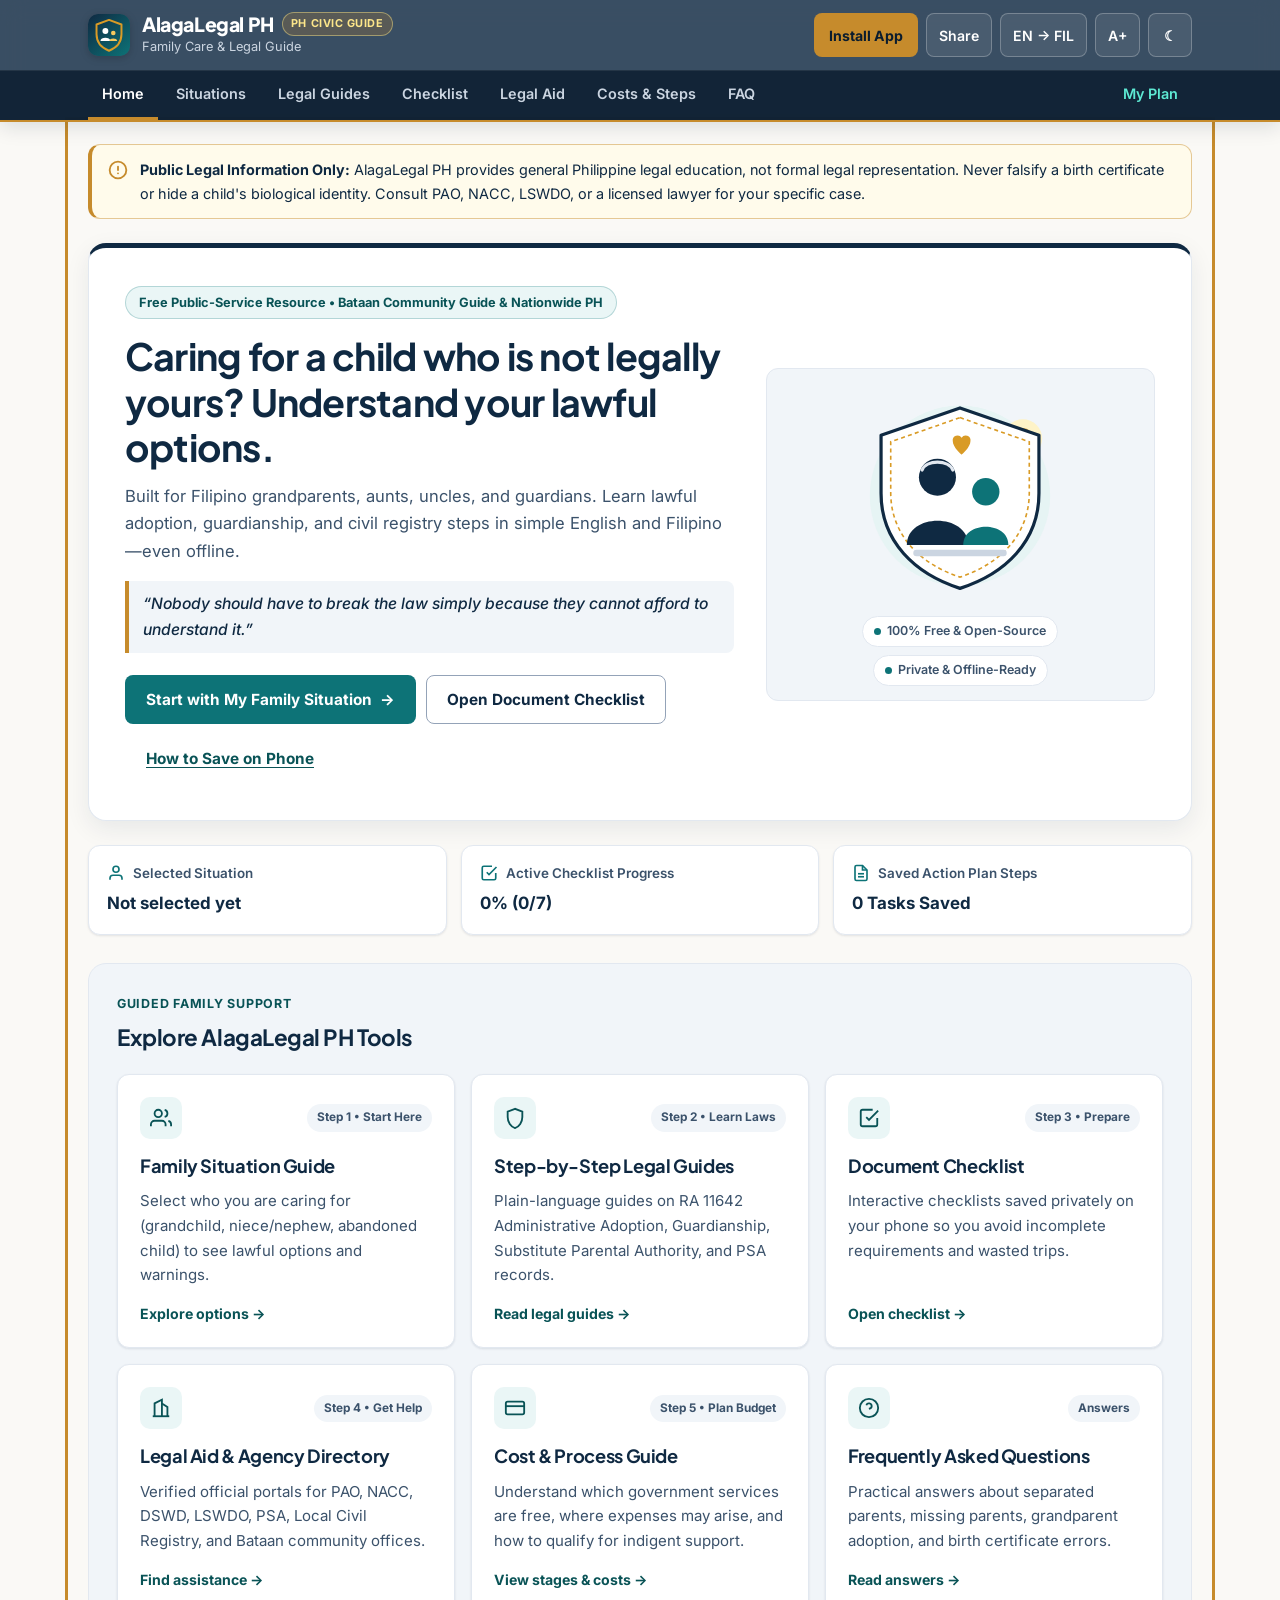
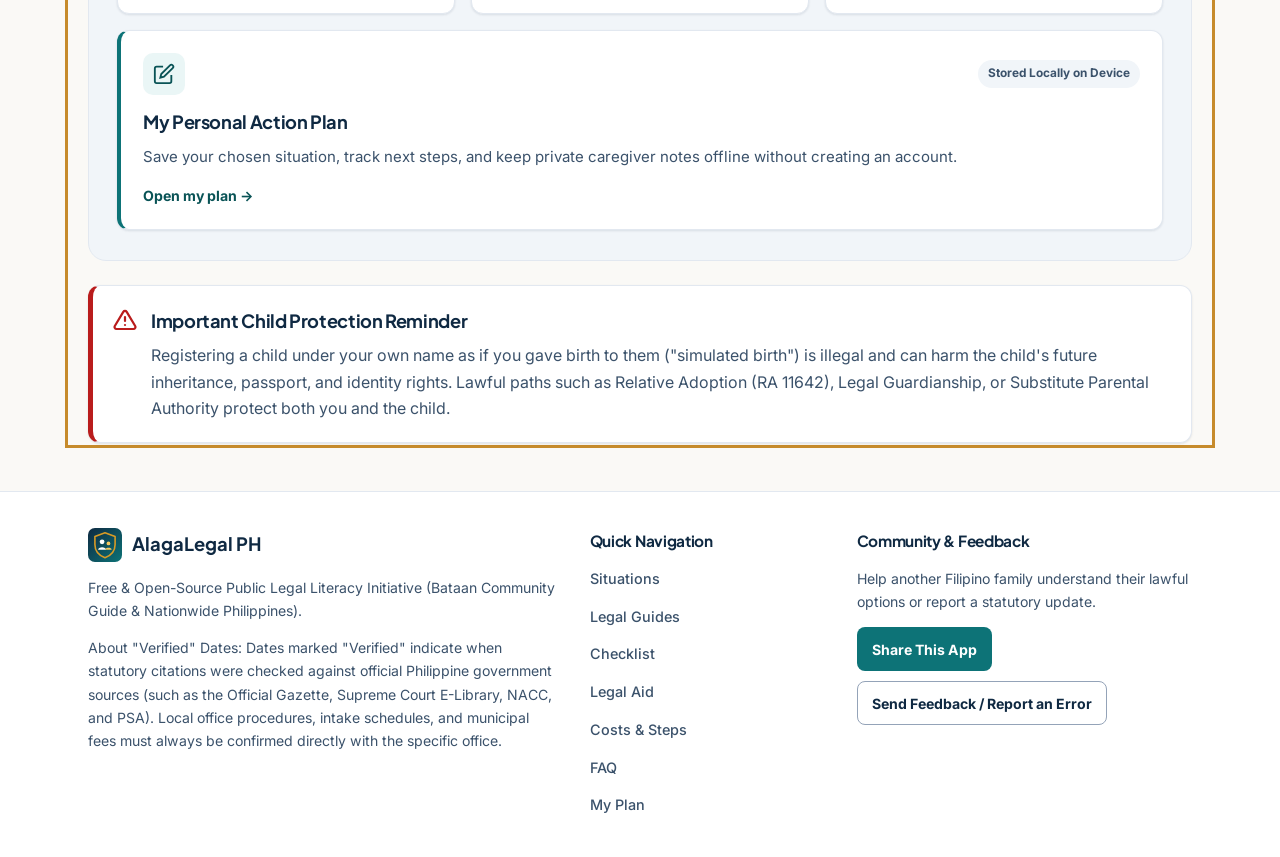
<file: index.html>
<!DOCTYPE html>
<html lang="en" data-theme="light" data-text-size="normal">
<head>
  <meta charset="UTF-8" />
  <meta name="viewport" content="width=device-width, initial-scale=1.0, viewport-fit=cover" />
  <meta name="description" content="AlagaLegal PH – Free, offline-capable Philippine family care and legal guide for grandparents, relatives, and guardians raising children." />
  <meta name="theme-color" id="meta-theme-color" content="#0F2942" />
  <meta name="theme-color" media="(prefers-color-scheme: light)" content="#0F2942" />
  <meta name="theme-color" media="(prefers-color-scheme: dark)" content="#0B1520" />
  <meta name="mobile-web-app-capable" content="yes" />
  <meta name="apple-mobile-web-app-capable" content="yes" />
  <meta name="apple-mobile-web-app-status-bar-style" content="black-translucent" />
  <meta name="apple-mobile-web-app-title" content="AlagaLegal PH" />

  <!-- OpenGraph Link Preview Metadata -->
  <meta property="og:title" content="AlagaLegal PH – Family Care & Legal Guide" />
  <meta property="og:description" content="Free, offline-capable guide for Filipino grandparents, relatives, and guardians on lawful child care, adoption (RA 11642), guardianship, and PSA civil registry." />
  <meta property="og:type" content="website" />
  <meta property="og:image" content="https://githubbest729.github.io/AlagaLegal-PH/icons/icon-512.png" />
  <meta property="og:image:alt" content="AlagaLegal PH Logo" />
  <meta property="og:url" content="https://githubbest729.github.io/AlagaLegal-PH/" />
  <meta name="twitter:card" content="summary_large_image" />
  

  <title>AlagaLegal PH – Family Care &amp; Legal Guide</title>

  <!-- Modern Civic Typography (Graceful System Fallback Offline) -->
  <link rel="preconnect" href="https://fonts.googleapis.com" />
  <link rel="preconnect" href="https://fonts.gstatic.com" crossorigin />
  <link href="https://fonts.googleapis.com/css2?family=Inter:wght@400;500;600;700&family=Plus+Jakarta+Sans:wght@600;700;800&display=swap" rel="stylesheet" />

  <link rel="manifest" href="./manifest.webmanifest" />
  <link rel="icon" href="./favicon.svg" type="image/svg+xml" />
  <link rel="apple-touch-icon" href="./icons/icon-192.png" />

  <!-- Branded Deep-Navy iOS Launch Splash Screen -->
  <link rel="apple-touch-startup-image" href="data:image/svg+xml,%3Csvg xmlns='http://www.w3.org/2000/svg' viewBox='0 0 1170 2532'%3E%3Crect width='1170' height='2532' fill='%230F2942'/%3E%3Cpath d='M585 960 L735 1015 V1135 C735 1235 668 1302 585 1335 C502 1302 435 1235 435 1135 V1015 Z' fill='none' stroke='%23D99B26' stroke-width='22' stroke-linejoin='round'/%3E%3Ccircle cx='540' cy='1095' r='34' fill='%23FFFFFF'/%3E%3Cpath d='M482 1212 C482 1162 598 1162 598 1212 Z' fill='%23FFFFFF'/%3E%3Ccircle cx='636' cy='1118' r='26' fill='%23F6C85F'/%3E%3Cpath d='M590 1212 C590 1174 682 1174 682 1212 Z' fill='%23F6C85F'/%3E%3Ctext x='585' y='1435' text-anchor='middle' fill='%23FFFFFF' font-family='sans-serif' font-size='56' font-weight='bold'%3EAlagaLegal PH%3C/text%3E%3Ctext x='585' y='1495' text-anchor='middle' fill='%23D9E2EC' font-family='sans-serif' font-size='32'%3EFamily Care %26amp; Legal Guide%3C/text%3E%3C/svg%3E" />

  <link rel="stylesheet" href="./css/styles.css" />
  <style>
    /* Premium Teal & Gold Audio Player Card */
    .tagalog-audio-card {
      background: linear-gradient(135deg, rgba(13, 115, 119, 0.1) 0%, rgba(198, 139, 44, 0.14) 100%);
      border: 1.5px solid var(--color-teal);
      border-left: 6px solid var(--color-gold);
      border-radius: var(--radius-md);
      padding: 18px 20px;
      margin-bottom: 20px;
      box-shadow: var(--shadow-sm);
    }
    .tagalog-audio-top {
      display: flex;
      flex-wrap: wrap;
      align-items: center;
      justify-content: space-between;
      gap: 12px;
      margin-bottom: 12px;
    }
    .tagalog-audio-title {
      margin: 0 0 4px;
      font-size: 1.08rem;
      color: var(--text-primary);
    }
    .tagalog-audio-sub {
      margin: 0;
      font-size: 0.88rem;
      color: var(--text-secondary);
    }
    .btn--audio-teal-gold {
      background: linear-gradient(135deg, #0D7377 0%, #095356 100%);
      color: #FFFFFF;
      border: 2px solid #C68B2C;
      box-shadow: 0 3px 10px rgba(13, 115, 119, 0.22);
    }
    .btn--audio-teal-gold:hover {
      background: linear-gradient(135deg, #095356 0%, #0F2942 100%);
    }
    .btn--audio-teal-gold[aria-pressed="true"] {
      background: #C68B2C;
      color: #0A1C2E;
      border-color: #0F2942;
    }
    .tagalog-audio-player {
      width: 100%;
      height: 44px;
      border-radius: var(--radius-sm);
      display: block;
    }
  </style>
</head>
<body>
  <a href="#main-content" class="skip-link" data-i18n="skipToContent">Skip to main content</a>
  <div id="sr-announcer" class="sr-only" aria-live="polite" aria-atomic="true"></div>

  <!-- Connectivity & Service Worker Update Banners -->
  <div id="offline-banner" class="status-banner status-banner--offline" role="status" hidden>
    <span data-i18n="offlineBanner">You are offline. Saved checklists, notes, and cached legal guides remain available on this device.</span>
  </div>

  <div id="update-banner" class="status-banner status-banner--update" role="status" hidden>
    <span data-i18n="updateBanner">A newer version of AlagaLegal PH is ready.</span>
    <button type="button" id="btn-reload-update" class="btn btn--small btn--primary" data-i18n="updateAction">Refresh App</button>
  </div>

  <!-- Top Frosted-Glass Civic Header -->
  <header class="app-header">
    <div class="container header-inner">
      <a href="#home" class="brand" data-route="home" aria-label="AlagaLegal PH Home">
        <img src="./favicon.svg" alt="" width="42" height="42" class="brand-logo" />
        <div class="brand-text">
          <div class="brand-title-row">
            <span class="brand-title">AlagaLegal PH</span>
            <span class="brand-pill">PH Civic Guide</span>
          </div>
          <span class="brand-tagline" data-i18n="tagline">Family Care &amp; Legal Guide</span>
        </div>
      </a>

      <div class="header-controls">
        <button type="button" id="btn-install-app" class="btn btn--small btn--gold no-print" hidden data-i18n="installApp">Install App</button>
        <button type="button" id="btn-share-app" class="icon-btn no-print" aria-label="Share AlagaLegal PH with family or friends" data-i18n="btnShare">Share</button>
        <button type="button" id="btn-lang-toggle" class="icon-btn lang-btn" aria-label="Switch language between English and Filipino">
          <span id="lang-label">EN → FIL</span>
        </button>
        <button type="button" id="btn-text-size" class="icon-btn" aria-label="Toggle larger reading text" title="Larger Text">A+</button>
        <button type="button" id="btn-theme-toggle" class="icon-btn" aria-label="Toggle light and dark theme" title="Switch Theme">
          <span id="theme-icon" aria-hidden="true">☾</span>
        </button>
      </div>
    </div>

    <!-- Desktop Primary Navigation -->
    <nav class="desktop-nav" aria-label="Primary Navigation">
      <div class="container desktop-nav-inner">
        <a href="#home" class="nav-link active" data-route="home" data-i18n="navHome">Home</a>
        <a href="#situations" class="nav-link" data-route="situations" data-i18n="navSituations">Situations</a>
        <a href="#guides" class="nav-link" data-route="guides" data-i18n="navGuides">Legal Guides</a>
        <a href="#checklist" class="nav-link" data-route="checklist" data-i18n="navChecklist">Checklist</a>
        <a href="#directory" class="nav-link" data-route="directory" data-i18n="navDirectory">Legal Aid</a>
        <a href="#costs" class="nav-link" data-route="costs" data-i18n="navCosts">Costs &amp; Steps</a>
        <a href="#faq" class="nav-link" data-route="faq" data-i18n="navFaq">FAQ</a>
        <a href="#plan" class="nav-link nav-link--plan" data-route="plan" data-i18n="navPlan">My Plan</a>
      </div>
    </nav>
  </header>

  <!-- Main Content -->
  <main id="main-content" class="container main-container" tabindex="-1">
    <!-- Persistent Legal Information Notice -->
    <aside class="disclaimer-bar" aria-label="Legal Disclaimer">
      <div class="disclaimer-icon" aria-hidden="true">
        <svg width="20" height="20" viewBox="0 0 24 24" fill="none" stroke="currentColor" stroke-width="2.2" stroke-linecap="round" stroke-linejoin="round"><circle cx="12" cy="12" r="10"/><line x1="12" y1="8" x2="12" y2="12"/><line x1="12" y1="16" x2="12.01" y2="16"/></svg>
      </div>
      <div class="disclaimer-copy">
        <strong data-i18n="disclaimerLead">Public Legal Information Only:</strong>
        <span data-i18n="disclaimerShort">AlagaLegal PH provides general Philippine legal education, not formal legal representation. Never falsify a birth certificate or hide a child's biological identity. Consult PAO, NACC, LSWDO, or a licensed lawyer for your specific case.</span>
      </div>
    </aside>

    <!-- 1. HOME DASHBOARD VIEW -->
    <section id="view-home" class="app-view active" aria-labelledby="home-hero-heading">
      <div class="hero-shell">
        <div class="hero-content">
          <span class="hero-badge" data-i18n="heroBadge">Free Public-Service Resource • Bataan Community Guide &amp; Nationwide PH</span>
          <h1 id="home-hero-heading" data-i18n="heroTitle">Caring for a child who is not legally yours? Understand your lawful options.</h1>
          <p class="hero-desc" data-i18n="heroDesc">Built for Filipino grandparents, aunts, uncles, and guardians. Learn lawful adoption, guardianship, and civil registry steps in simple English and Filipino—even offline.</p>

          <blockquote class="hero-mission" data-i18n="heroMission">“Nobody should have to break the law simply because they cannot afford to understand it.”</blockquote>

          <div class="hero-actions">
            <a href="#situations" class="btn btn--primary" data-route="situations">
              <span data-i18n="ctaStartSituation">Start with My Family Situation</span>
              <span aria-hidden="true">→</span>
            </a>
            <a href="#checklist" class="btn btn--secondary" data-route="checklist" data-i18n="ctaOpenChecklist">Open Document Checklist</a>
            <button type="button" id="btn-ios-install-help" class="btn btn--ghost" data-i18n="ctaHowToInstall">How to Save on Phone</button>
          </div>
        </div>

        <!-- Warm, Compassionate Family Care Illustration Panel -->
        <div class="hero-visual" aria-hidden="true">
          <div class="hero-illustration-card">
            <svg viewBox="0 0 360 270" width="100%" height="auto" class="family-care-svg" role="img">
              <circle cx="180" cy="135" r="112" fill="#E6F4F4" />
              <circle cx="258" cy="64" r="24" fill="#FEF3C7" />
              <circle cx="258" cy="64" r="13" fill="#D99B26" opacity="0.85" />

              <path d="M180 26 L278 60 V132 C278 192 236 232 180 250 C124 232 82 192 82 132 V60 Z" fill="#FFFFFF" stroke="#0F2942" stroke-width="4" stroke-linejoin="round" />
              <path d="M180 38 L266 68 V131 C266 184 229 220 180 236 C131 220 94 184 94 131 V68 Z" fill="none" stroke="#D99B26" stroke-width="2" stroke-dasharray="5 4" />

              <circle cx="152" cy="112" r="23" fill="#0F2942" />
              <path d="M133 103 C138 90 166 90 171 103" fill="none" stroke="#E2E8F0" stroke-width="4" stroke-linecap="round" />
              <path d="M114 196 C114 156 190 156 190 196 Z" fill="#0F2942" />

              <circle cx="212" cy="130" r="17" fill="#0D7377" />
              <path d="M184 196 C184 166 240 166 240 196 Z" fill="#0D7377" />

              <path d="M182 84 C182 84 171 75 171 67 A6 6 0 0 1 182 63 A6 6 0 0 1 193 67 C193 75 182 84 182 84 Z" fill="#D99B26" />
              <rect x="122" y="202" width="116" height="8" rx="4" fill="#CBD5E1" />
            </svg>

            <div class="hero-trust-strip">
              <div class="trust-pill">
                <span class="trust-dot"></span>
                <span>100% Free &amp; Open-Source</span>
              </div>
              <div class="trust-pill">
                <span class="trust-dot"></span>
                <span>Private &amp; Offline-Ready</span>
              </div>
            </div>
          </div>
        </div>
      </div>

      <!-- User Local Progress Snapshot (IDs Preserved) -->
      <div class="stats-grid" aria-label="Your Saved Progress">
        <div class="stat-card">
          <div class="stat-card-header">
            <span class="stat-icon" aria-hidden="true">
              <svg width="18" height="18" viewBox="0 0 24 24" fill="none" stroke="currentColor" stroke-width="2.2"><path d="M20 21v-2a4 4 0 0 0-4-4H8a4 4 0 0 0-4 4v2"/><circle cx="12" cy="7" r="4"/></svg>
            </span>
            <span class="stat-label" data-i18n="statSituationLabel">Selected Situation</span>
          </div>
          <strong class="stat-value" id="home-selected-situation">Not selected yet</strong>
        </div>

        <div class="stat-card">
          <div class="stat-card-header">
            <span class="stat-icon" aria-hidden="true">
              <svg width="18" height="18" viewBox="0 0 24 24" fill="none" stroke="currentColor" stroke-width="2.2"><polyline points="9 11 12 14 22 4"/><path d="M21 12v7a2 2 0 0 1-2 2H5a2 2 0 0 1-2-2V5a2 2 0 0 1 2-2h11"/></svg>
            </span>
            <span class="stat-label" data-i18n="statChecklistLabel">Active Checklist Progress</span>
          </div>
          <strong class="stat-value" id="home-checklist-progress">0% (0/0)</strong>
        </div>

        <div class="stat-card">
          <div class="stat-card-header">
            <span class="stat-icon" aria-hidden="true">
              <svg width="18" height="18" viewBox="0 0 24 24" fill="none" stroke="currentColor" stroke-width="2.2"><path d="M14 2H6a2 2 0 0 0-2 2v16a2 2 0 0 0 2 2h12a2 2 0 0 0 2-2V8z"/><polyline points="14 2 14 8 20 8"/><line x1="16" y1="13" x2="8" y2="13"/><line x1="16" y1="17" x2="8" y2="17"/></svg>
            </span>
            <span class="stat-label" data-i18n="statPlanLabel">Saved Action Plan Steps</span>
          </div>
          <strong class="stat-value" id="home-plan-count">0 Tasks Saved</strong>
        </div>
      </div>

      <!-- Service & Guidance Modules -->
      <div class="section-band">
        <div class="section-header-block">
          <span class="section-eyebrow">Guided Family Support</span>
          <h2 class="section-heading" data-i18n="dashboardModulesHeading">Explore AlagaLegal PH Tools</h2>
        </div>

        <div class="modules-grid">
          <a href="#situations" class="module-card" data-route="situations">
            <div class="module-card-top">
              <span class="module-icon" aria-hidden="true">
                <svg width="22" height="22" viewBox="0 0 24 24" fill="none" stroke="currentColor" stroke-width="2"><path d="M17 21v-2a4 4 0 0 0-4-4H5a4 4 0 0 0-4 4v2"/><circle cx="9" cy="7" r="4"/><path d="M23 21v-2a4 4 0 0 0-3-3.87"/><path d="M16 3.13a4 4 0 0 1 0 7.75"/></svg>
              </span>
              <span class="module-tag" data-i18n="tagStep1">Step 1 • Start Here</span>
            </div>
            <h3 data-i18n="cardSituationsTitle">Family Situation Guide</h3>
            <p data-i18n="cardSituationsDesc">Select who you are caring for (grandchild, niece/nephew, abandoned child) to see lawful options and warnings.</p>
            <span class="module-arrow" aria-hidden="true">Explore options →</span>
          </a>

          <a href="#guides" class="module-card" data-route="guides">
            <div class="module-card-top">
              <span class="module-icon" aria-hidden="true">
                <svg width="22" height="22" viewBox="0 0 24 24" fill="none" stroke="currentColor" stroke-width="2"><path d="M12 2L4 5v6c0 5.5 3.4 10.7 8 12 4.6-1.3 8-6.5 8-12V5l-8-3z"/></svg>
              </span>
              <span class="module-tag" data-i18n="tagStep2">Step 2 • Learn Laws</span>
            </div>
            <h3 data-i18n="cardGuidesTitle">Step-by-Step Legal Guides</h3>
            <p data-i18n="cardGuidesDesc">Plain-language guides on RA 11642 Administrative Adoption, Guardianship, Substitute Parental Authority, and PSA records.</p>
            <span class="module-arrow" aria-hidden="true">Read legal guides →</span>
          </a>

          <a href="#checklist" class="module-card" data-route="checklist">
            <div class="module-card-top">
              <span class="module-icon" aria-hidden="true">
                <svg width="22" height="22" viewBox="0 0 24 24" fill="none" stroke="currentColor" stroke-width="2"><path d="M9 11l3 3L22 4"/><path d="M21 12v7a2 2 0 0 1-2 2H5a2 2 0 0 1-2-2V5a2 2 0 0 1 2-2h11"/></svg>
              </span>
              <span class="module-tag" data-i18n="tagStep3">Step 3 • Prepare</span>
            </div>
            <h3 data-i18n="cardChecklistTitle">Document Checklist</h3>
            <p data-i18n="cardChecklistDesc">Interactive checklists saved privately on your phone so you avoid incomplete requirements and wasted trips.</p>
            <span class="module-arrow" aria-hidden="true">Open checklist →</span>
          </a>

          <a href="#directory" class="module-card" data-route="directory">
            <div class="module-card-top">
              <span class="module-icon" aria-hidden="true">
                <svg width="22" height="22" viewBox="0 0 24 24" fill="none" stroke="currentColor" stroke-width="2"><path d="M3 21h18"/><path d="M5 21V7l8-4v18"/><path d="M19 21V11l-6-4"/><path d="M9 9v.01"/><path d="M9 12v.01"/><path d="M9 15v.01"/><path d="M9 18v.01"/></svg>
              </span>
              <span class="module-tag" data-i18n="tagStep4">Step 4 • Get Help</span>
            </div>
            <h3 data-i18n="cardDirectoryTitle">Legal Aid &amp; Agency Directory</h3>
            <p data-i18n="cardDirectoryDesc">Verified official portals for PAO, NACC, DSWD, LSWDO, PSA, Local Civil Registry, and Bataan community offices.</p>
            <span class="module-arrow" aria-hidden="true">Find assistance →</span>
          </a>

          <a href="#costs" class="module-card" data-route="costs">
            <div class="module-card-top">
              <span class="module-icon" aria-hidden="true">
                <svg width="22" height="22" viewBox="0 0 24 24" fill="none" stroke="currentColor" stroke-width="2"><rect x="2" y="5" width="20" height="14" rx="2"/><line x1="2" y1="10" x2="22" y2="10"/></svg>
              </span>
              <span class="module-tag" data-i18n="tagStep5">Step 5 • Plan Budget</span>
            </div>
            <h3 data-i18n="cardCostsTitle">Cost &amp; Process Guide</h3>
            <p data-i18n="cardCostsDesc">Understand which government services are free, where expenses may arise, and how to qualify for indigent support.</p>
            <span class="module-arrow" aria-hidden="true">View stages &amp; costs →</span>
          </a>

          <a href="#faq" class="module-card" data-route="faq">
            <div class="module-card-top">
              <span class="module-icon" aria-hidden="true">
                <svg width="22" height="22" viewBox="0 0 24 24" fill="none" stroke="currentColor" stroke-width="2"><circle cx="12" cy="12" r="10"/><path d="M9.09 9a3 3 0 0 1 5.83 1c0 2-3 3-3 3"/><line x1="12" y1="17" x2="12.01" y2="17"/></svg>
              </span>
              <span class="module-tag" data-i18n="tagStep6">Answers</span>
            </div>
            <h3 data-i18n="cardFaqTitle">Frequently Asked Questions</h3>
            <p data-i18n="cardFaqDesc">Practical answers about separated parents, missing parents, grandparent adoption, and birth certificate errors.</p>
            <span class="module-arrow" aria-hidden="true">Read answers →</span>
          </a>

          <a href="#plan" class="module-card module-card--featured" data-route="plan">
            <div class="module-card-top">
              <span class="module-icon" aria-hidden="true">
                <svg width="22" height="22" viewBox="0 0 24 24" fill="none" stroke="currentColor" stroke-width="2"><path d="M11 4H4a2 2 0 0 0-2 2v14a2 2 0 0 0 2 2h14a2 2 0 0 0 2-2v-7"/><path d="M18.5 2.5a2.121 2.121 0 0 1 3 3L12 15l-4 1 1-4 9.5-9.5z"/></svg>
              </span>
              <span class="module-tag" data-i18n="tagPrivate">Stored Locally on Device</span>
            </div>
            <h3 data-i18n="cardPlanTitle">My Personal Action Plan</h3>
            <p data-i18n="cardPlanDesc">Save your chosen situation, track next steps, and keep private caregiver notes offline without creating an account.</p>
            <span class="module-arrow" aria-hidden="true">Open my plan →</span>
          </a>
        </div>
      </div>

      <!-- Child Protection Advisory Banner -->
      <div class="safety-callout">
        <div class="safety-callout-icon" aria-hidden="true">
          <svg width="24" height="24" viewBox="0 0 24 24" fill="none" stroke="currentColor" stroke-width="2.2" stroke-linecap="round" stroke-linejoin="round"><path d="M10.29 3.86L1.82 18a2 2 0 0 0 1.71 3h16.94a2 2 0 0 0 1.71-3L13.71 3.86a2 2 0 0 0-3.42 0z"/><line x1="12" y1="9" x2="12" y2="13"/><line x1="12" y1="17" x2="12.01" y2="17"/></svg>
        </div>
        <div>
          <h2 data-i18n="safetyTitle">Important Child Protection Reminder</h2>
          <p data-i18n="safetyBody">Registering a child under your own name as if you gave birth to them ("simulated birth") is illegal and can harm the child's future inheritance, passport, and identity rights. Lawful paths such as Relative Adoption (RA 11642), Legal Guardianship, or Substitute Parental Authority protect both you and the child.</p>
        </div>
      </div>
    </section>

    <!-- 2. FAMILY SITUATION GUIDE VIEW -->
    <section id="view-situations" class="app-view" hidden aria-labelledby="situations-heading">
      <div class="view-header">
        <button type="button" class="btn btn--small btn--secondary btn-back" data-back data-i18n="btnBack">← Back</button>
        <h1 id="situations-heading" data-i18n="situationsHeading">Family Situation Guide</h1>
        <p class="view-subtitle" data-i18n="situationsSubtitle">Select the statement that best describes your current caregiving role. We will show general lawful options, key protections, and when to seek a lawyer or social worker.</p>
      </div>

      <div id="situations-grid" class="situation-selector-grid" role="list"></div>
      <div id="situation-detail-panel" class="detail-panel" hidden></div>
    </section>

    <!-- 3. STEP-BY-STEP LEGAL GUIDES VIEW -->
    <section id="view-guides" class="app-view" hidden aria-labelledby="guides-heading">
      <div class="view-header">
        <div class="view-header-row">
          <div>
            <button type="button" class="btn btn--small btn--secondary btn-back" data-back data-i18n="btnBack">← Back</button>
            <h1 id="guides-heading" data-i18n="guidesHeading">Step-by-Step Legal Guides</h1>
            <p class="view-subtitle" data-i18n="guidesSubtitle">Clear explanations in English and Filipino citing official Philippine statutes and agencies.</p>
          </div>
          <div class="footer-action-group no-print">
            <button type="button" id="btn-read-aloud" class="btn btn--small btn--secondary" hidden aria-pressed="false">🔊 Read Page</button>
            <button type="button" class="btn btn--small btn--secondary" onclick="window.print()" data-i18n="btnPrint">Print Guide</button>
          </div>
        </div>
      </div>

      <!-- Tagalog MP3 Audio Guide Card -->
      <div class="tagalog-audio-card no-print" role="region" aria-label="Tagalog Audio Guide">
        <div class="tagalog-audio-top">
          <div>
            <h2 class="tagalog-audio-title">Pakinggan ang Buong Gabay (Tagalog Audio • 5 Minuto)</h2>
            <p class="tagalog-audio-sub">Maaaring pakinggan nang offline kapag na-save na ang app sa iyong cellphone.</p>
          </div>
          <button type="button" id="btn-tagalog-audio-toggle" class="btn btn--audio-teal-gold" aria-pressed="false">
            🔊 Listen to this Guide (Tagalog)
          </button>
        </div>
        <audio id="tagalog-guide-audio" class="tagalog-audio-player" controls preload="metadata" src="./audio/full_5min_tagalog_guide.mp3">
          Your browser does not support the HTML5 audio player. <a href="./audio/full_5min_tagalog_guide.mp3">Download Tagalog Audio Guide (MP3)</a>.
        </audio>
      </div>

      <div class="filter-bar no-print">
        <input type="search" id="guide-search" class="form-input" placeholder="Search RA 11642, adoption, guardianship, PSA, birth certificate..." aria-label="Search legal guides" />
        <div id="guide-category-filters" class="chip-group"></div>
      </div>

      <div id="guides-list"></div>
    </section>

    <!-- 4. DOCUMENT CHECKLIST VIEW -->
    <section id="view-checklist" class="app-view" hidden aria-labelledby="checklist-heading">
      <div class="view-header">
        <button type="button" class="btn btn--small btn--secondary btn-back" data-back data-i18n="btnBack">← Back</button>
        <h1 id="checklist-heading" data-i18n="checklistHeading">Document Checklist</h1>
        <p class="view-subtitle" data-i18n="checklistSubtitle">Choose a legal procedure below. Your checked items are saved automatically on this device via LocalStorage.</p>
      </div>

      <div class="card">
        <div class="form-group">
          <label for="checklist-procedure-select" class="form-label" data-i18n="selectProcedureLabel">Select Procedure / Piliin ang Proseso:</label>
          <select id="checklist-procedure-select" class="form-select"></select>
        </div>

        <div class="progress-wrapper">
          <div class="progress-meta">
            <span id="checklist-progress-text">0 of 0 documents ready (0%)</span>
            <button type="button" id="btn-reset-checklist" class="btn btn--small btn--danger-outline" data-i18n="btnResetChecklist">Reset Checklist</button>
          </div>
          <div id="checklist-progressbar" class="progress-track" role="progressbar" aria-valuemin="0" aria-valuemax="100" aria-valuenow="0">
            <div id="checklist-progress-fill" class="progress-fill" style="width: 0%;"></div>
          </div>
        </div>
      </div>

      <div id="checklist-meta-box" class="info-callout"></div>
      <div id="checklist-items-container"></div>
    </section>

    <!-- 5. LEGAL AID DIRECTORY VIEW -->
    <section id="view-directory" class="app-view" hidden aria-labelledby="directory-heading">
      <div class="view-header">
        <button type="button" class="btn btn--small btn--secondary btn-back" data-back data-i18n="btnBack">← Back</button>
        <h1 id="directory-heading" data-i18n="directoryHeading">Legal Aid &amp; Government Directory</h1>
        <p class="view-subtitle" data-i18n="directorySubtitle">Verified government agencies and legal aid providers. Always confirm local branch hours and indigent eligibility directly with the office.</p>
      </div>

      <div class="filter-bar">
        <input type="search" id="directory-search" class="form-input" placeholder="Search PAO, NACC, DSWD, Bataan, Civil Registry, PSA..." aria-label="Search legal aid directory" />
        <div id="directory-type-filters" class="chip-group"></div>
      </div>

      <div id="directory-list" class="directory-grid"></div>
    </section>

    <!-- 6. COST & PROCESS GUIDE VIEW -->
    <section id="view-costs" class="app-view" hidden aria-labelledby="costs-heading">
      <div class="view-header">
        <button type="button" class="btn btn--small btn--secondary btn-back" data-back data-i18n="btnBack">← Back</button>
        <h1 id="costs-heading" data-i18n="costsHeading">Cost &amp; Process Guide</h1>
        <p class="view-subtitle" data-i18n="costsSubtitle">Transparent overview of process stages, free public services, and potential documentary expenses. Exact fees vary by municipality, court, or third-party provider and must be verified locally.</p>
      </div>

      <div class="card">
        <h2 data-i18n="costsFreeHeading">Where Free Government Assistance Is Available</h2>
        <ul class="bullet-list">
          <li><strong>Public Attorney's Office (PAO):</strong> Free legal consultation, affidavit drafting/notarization, and court representation for qualified indigent caregivers (subject to PAO Indigency &amp; Merit Tests).</li>
          <li><strong>Local Social Welfare and Development Office (LSWDO / MSWDO / CSWDO):</strong> Free social worker intake, Home Study / Child Case Study coordination, and referrals to NACC/RACCO.</li>
          <li><strong>National Authority for Child Care (NACC / RACCO):</strong> Administrative adoption processing under RA 11642 eliminates expensive court litigation fees; confirm any minimal administrative/documentary requirements directly with RACCO.</li>
          <li><strong>Integrated Bar of the Philippines (IBP) Chapters:</strong> Free legal aid clinics for qualified low-income families.</li>
        </ul>
      </div>

      <div class="card">
        <h2 data-i18n="costsTableHeading">Process Stages &amp; Possible Expense Breakdown</h2>
        <div class="table-responsive">
          <table class="data-table">
            <thead>
              <tr>
                <th>Stage / Procedure</th>
                <th>Agency / Office</th>
                <th>Typical Cost Nature</th>
                <th>Verification Note</th>
              </tr>
            </thead>
            <tbody>
              <tr>
                <td><strong>1. Civil Registry Copies</strong><br />(Birth, Marriage, Death, CENOMAR)</td>
                <td>PSA CRS Outlet / PSA E-Certificate / LCRO</td>
                <td>Standard government documentary stamp / copy fees</td>
                <td>Check current paper or digital E-Certificate rates on <strong>psa.gov.ph</strong> or your City/Municipal Hall.</td>
              </tr>
              <tr>
                <td><strong>2. Barangay &amp; Police Clearances</strong><br />(Indigency, Custody Cert, NBI/PNP)</td>
                <td>Barangay Hall, PNP Station, NBI</td>
                <td>Often free for Barangay Certificate of Indigency; standard clearance fees for NBI/PNP</td>
                <td>Request a <em>Barangay Certificate of Indigency</em> if applying for PAO or fee exemptions.</td>
              </tr>
              <tr>
                <td><strong>3. Social Worker Assessment</strong><br />(Home Study &amp; Case Study)</td>
                <td>LSWDO &amp; NACC / RACCO</td>
                <td><strong>Free public social work service</strong></td>
                <td>Medical/psychological evaluations requested during assessment may incur hospital/clinic fees.</td>
              </tr>
              <tr>
                <td><strong>4. Administrative Adoption (RA 11642)</strong></td>
                <td>NACC / RACCO</td>
                <td>No court filing fees; personal document &amp; newspaper publication (if required) costs may apply</td>
                <td>Verify exact publication/document rules with your Regional RACCO.</td>
              </tr>
              <tr>
                <td><strong>5. Birth Certificate Correction</strong><br />(RA 9048 / RA 10172)</td>
                <td>Local Civil Registry Office (LCRO)</td>
                <td>Statutory LCRO filing fee + local newspaper publication (for change of first name/sex)</td>
                <td>Indigent petitioners may inquire at LCRO regarding statutory fee exemptions.</td>
              </tr>
              <tr>
                <td><strong>6. Judicial Guardianship / Rule 108</strong></td>
                <td>Regional Trial Court (Family Court)</td>
                <td>Free legal representation if PAO-qualified; court docket/publication fees apply unless exempt as indigent litigant</td>
                <td>Ask PAO about <em>Pauper Litigant</em> docket fee exemption under the Rules of Court.</td>
              </tr>
            </tbody>
          </table>
        </div>
      </div>
    </section>

    <!-- 7. FAQ VIEW -->
    <section id="view-faq" class="app-view" hidden aria-labelledby="faq-heading">
      <div class="view-header">
        <button type="button" class="btn btn--small btn--secondary btn-back" data-back data-i18n="btnBack">← Back</button>
        <h1 id="faq-heading" data-i18n="faqHeading">Frequently Asked Questions</h1>
        <p class="view-subtitle" data-i18n="faqSubtitle">Practical, responsible answers grounded in Philippine family law.</p>
      </div>

      <div class="filter-bar">
        <input type="search" id="faq-search" class="form-input" placeholder="Search questions about grandparents, separated parents, birth certificates..." aria-label="Search frequently asked questions" />
      </div>

      <div id="faq-list"></div>
    </section>

    <!-- 8. PERSONAL ACTION PLAN VIEW (All IDs Preserved) -->
    <section id="view-plan" class="app-view" hidden aria-labelledby="plan-heading">
      <div class="view-header">
        <button type="button" class="btn btn--small btn--secondary btn-back" data-back data-i18n="btnBack">← Back</button>
        <h1 id="plan-heading" data-i18n="planHeading">My Personal Action Plan</h1>
        <p class="view-subtitle" data-i18n="planSubtitle">Everything here is stored privately in your browser's LocalStorage on this device. Nothing is sent to any server.</p>
      </div>

      <div class="privacy-badge-box">
        <strong data-i18n="privacyTitle">Child Privacy Protection:</strong>
        <span data-i18n="privacyNote">Avoid typing sensitive personal numbers (such as full birth certificate registry numbers or bank details) if you share this phone with others.</span>
      </div>

      <div class="plan-grid">
        <div class="card">
          <h2 data-i18n="planSituationHeading">1. My Family Situation</h2>
          <div class="form-group">
            <label for="plan-situation-select" class="form-label" data-i18n="planSelectSituationLabel">Current Caregiving Situation:</label>
            <select id="plan-situation-select" class="form-select"></select>
          </div>
          <div id="plan-situation-summary" class="info-callout"></div>
        </div>

        <div class="card">
          <h2 data-i18n="planTasksHeading">2. My Next Steps &amp; Tasks</h2>
          <form id="plan-task-form" class="inline-form">
            <input type="text" id="plan-task-input" class="form-input" placeholder="e.g., Visit Municipal LSWDO on Monday morning" aria-label="Add a personal action step" required />
            <button type="submit" class="btn btn--primary" data-i18n="btnAddTask">Add Step</button>
          </form>
          <p id="plan-tasks-empty" class="empty-state" data-i18n="planEmptyTasks">No action steps saved yet. Add a task above or click "Add to My Plan" from any situation or checklist.</p>
          <ul id="plan-tasks-list" class="task-list"></ul>
        </div>
      </div>

      <div class="card">
        <h2 data-i18n="planNotesHeading">3. Private Caregiver Notes (Local Only)</h2>
        <div class="form-group">
          <label for="plan-notes-textarea" class="form-label" data-i18n="planNotesLabel">Write questions to ask PAO, LSWDO, or the Local Civil Registrar:</label>
          <textarea id="plan-notes-textarea" class="form-textarea" rows="5" placeholder="Write your questions or appointment reminders here..."></textarea>
        </div>
        <div class="card-footer-actions">
          <span id="notes-saved-status" class="muted-text">Saved locally in your browser.</span>
          <button type="button" id="btn-clear-local-data" class="btn btn--small btn--danger-outline" data-i18n="btnClearAllData">Clear All Local Data</button>
        </div>
      </div>
    </section>
  </main>

  <!-- Mobile Thumb-Friendly Bottom Navigation -->
  <nav class="bottom-nav" aria-label="Mobile Bottom Navigation">
    <a href="#home" class="bottom-nav-item active" data-route="home">
      <span class="bottom-nav-icon" aria-hidden="true">⌂</span>
      <span data-i18n="navHome">Home</span>
    </a>
    <a href="#situations" class="bottom-nav-item" data-route="situations">
      <span class="bottom-nav-icon" aria-hidden="true">♥</span>
      <span data-i18n="navSituations">Situations</span>
    </a>
    <a href="#guides" class="bottom-nav-item" data-route="guides">
      <span class="bottom-nav-icon" aria-hidden="true">§</span>
      <span data-i18n="navGuides">Guides</span>
    </a>
    <a href="#checklist" class="bottom-nav-item" data-route="checklist">
      <span class="bottom-nav-icon" aria-hidden="true">☑</span>
      <span data-i18n="navChecklist">Checklist</span>
    </a>
    <a href="#directory" class="bottom-nav-item" data-route="directory">
      <span class="bottom-nav-icon" aria-hidden="true">☎</span>
      <span data-i18n="navDirectory">Legal Aid</span>
    </a>
    <a href="#plan" class="bottom-nav-item" data-route="plan">
      <span class="bottom-nav-icon" aria-hidden="true">✎</span>
      <span data-i18n="navPlan">My Plan</span>
    </a>
  </nav>

  <!-- Manual / iOS PWA Installation Guide Modal -->
  <dialog id="install-modal" class="modal" aria-labelledby="install-modal-title">
    <div class="modal-content">
      <div class="modal-header">
        <h2 id="install-modal-title" data-i18n="installModalTitle">Install AlagaLegal PH on Your Device</h2>
        <button type="button" id="btn-close-install-modal" class="icon-btn" aria-label="Close installation instructions">✕</button>
      </div>
      <p data-i18n="installModalIntro">Install this app for quick offline access without using app store space:</p>
      <ul class="bullet-list">
        <li><strong>Android (Chrome / Edge):</strong> Tap the browser menu (<strong>⋮</strong>) at the top right, then select <strong>Install app</strong> or <strong>Add to Home screen</strong>.</li>
        <li><strong>iPhone / iPad (Safari):</strong> Tap the <strong>Share</strong> button at the bottom of Safari, scroll down, and tap <strong>Add to Home Screen</strong>.</li>
        <li><strong>Desktop (Chrome / Edge):</strong> Click the <strong>Install</strong> icon inside the right side of the address bar.</li>
      </ul>
    </div>
  </dialog>

  <!-- Informative Civic Footer -->
  <footer class="app-footer">
    <div class="container">
      <div class="footer-grid">
        <div class="footer-brand-col">
          <div class="footer-brand-lockup">
            <img src="./favicon.svg" alt="" width="34" height="34" />
            <strong>AlagaLegal PH</strong>
          </div>
          <p class="muted-text">Free &amp; Open-Source Public Legal Literacy Initiative (Bataan Community Guide &amp; Nationwide Philippines).</p>
          <p class="muted-text" data-i18n="verifiedNote">About "Verified" Dates: Dates marked "Verified" indicate when statutory citations were checked against official Philippine government sources (such as the Official Gazette, Supreme Court E-Library, NACC, and PSA). Local office procedures, intake schedules, and municipal fees must always be confirmed directly with the specific office.</p>
        </div>

        <div class="footer-links-col no-print">
          <h3>Quick Navigation</h3>
          <ul class="footer-nav-list">
            <li><a href="#situations" data-route="situations" data-i18n="navSituations">Situations</a></li>
            <li><a href="#guides" data-route="guides" data-i18n="navGuides">Legal Guides</a></li>
            <li><a href="#checklist" data-route="checklist" data-i18n="navChecklist">Checklist</a></li>
            <li><a href="#directory" data-route="directory" data-i18n="navDirectory">Legal Aid</a></li>
            <li><a href="#costs" data-route="costs" data-i18n="navCosts">Costs &amp; Steps</a></li>
            <li><a href="#faq" data-route="faq" data-i18n="navFaq">FAQ</a></li>
            <li><a href="#plan" data-route="plan" data-i18n="navPlan">My Plan</a></li>
          </ul>
        </div>

        <div class="footer-actions-col no-print">
          <h3>Community &amp; Feedback</h3>
          <p class="muted-text">Help another Filipino family understand their lawful options or report a statutory update.</p>
          <div class="footer-action-group">
            <button type="button" id="btn-share-app-footer" class="btn btn--small btn--primary" data-i18n="btnShareAppFull">Share This App</button>
            <a href="https://github.com/githubbest729/AlagaLegal-PH/issues/new?title=Feedback%2FError%20on%20AlagaLegal%20PH" target="_blank" rel="noopener noreferrer" class="btn btn--small btn--secondary" data-i18n="btnFeedback">Send Feedback / Report an Error</a>
          </div>
        </div>
      </div>
    </div>
  </footer>

  <script src="./js/storage.js"></script>
  <script src="./js/accessibility.js"></script>
  <script src="./js/navigation.js"></script>
  <script>
    (function () {
      if (
        window.AlagaNav &&
        typeof document.startViewTransition === 'function' &&
        !window.AlagaNav.activateView.toString().includes('startViewTransition')
      ) {
        var origActivate = window.AlagaNav.activateView.bind(window.AlagaNav);
        window.AlagaNav.activateView = function (route, pushHistory) {
          var reduced = window.matchMedia && window.matchMedia('(prefers-reduced-motion: reduce)').matches;
          if (reduced) return origActivate(route, pushHistory);
          document.startViewTransition(function () {
            origActivate(route, pushHistory);
          });
        };
      }
    })();
  </script>
  <script src="./js/legal-guides.js"></script>
  <script src="./js/checklist.js"></script>
  <script src="./js/app.js"></script>
</body>
</html>
</file>
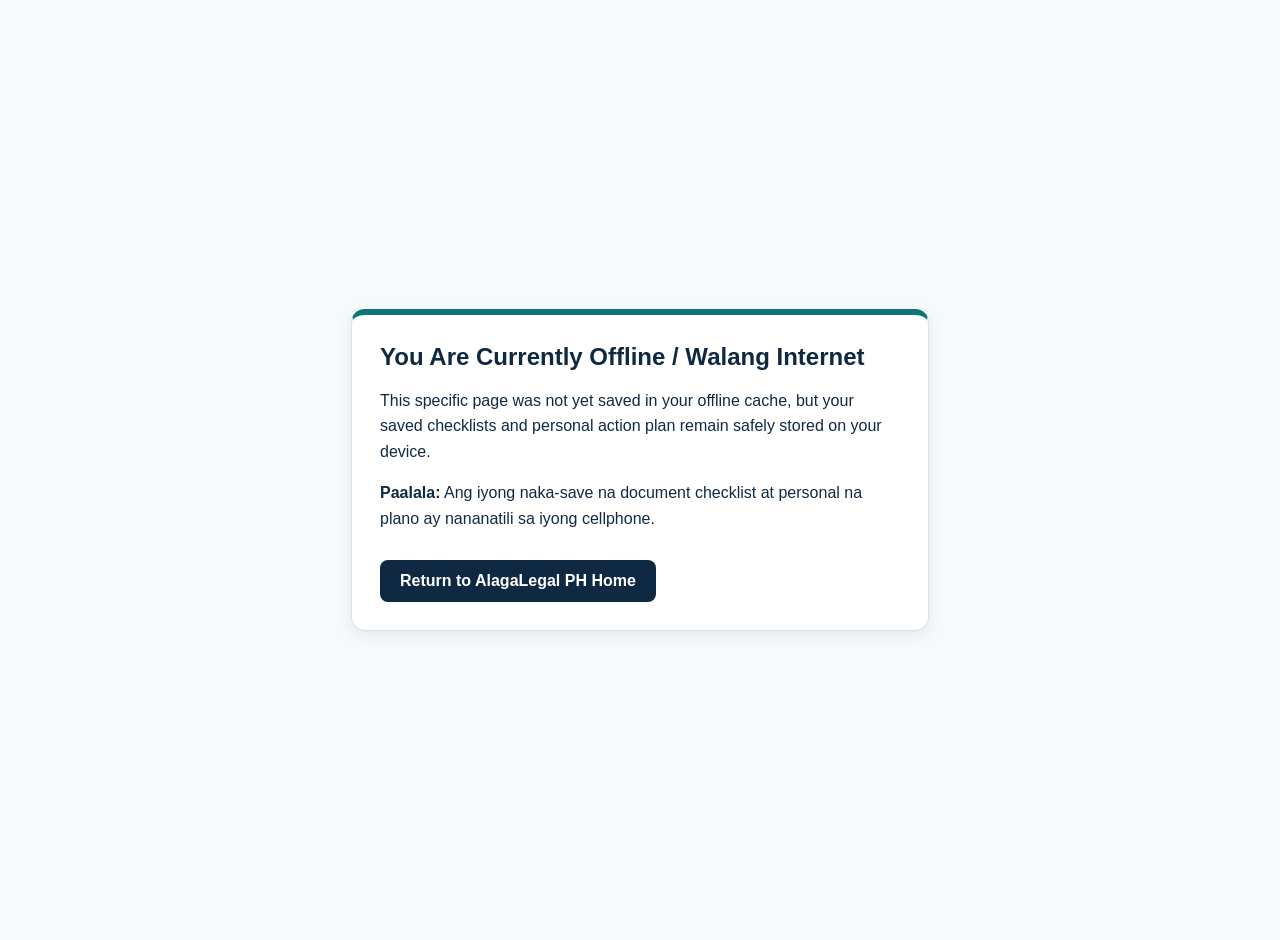
<file: offline.html>
<!DOCTYPE html>
<html lang="en">
<head>
  <meta charset="UTF-8" />
  <meta name="viewport" content="width=device-width, initial-scale=1.0" />
  <meta name="theme-color" content="#0F2942" />
  <title>Offline – AlagaLegal PH</title>
  <style>
    body {
      margin: 0;
      font-family: -apple-system, BlinkMacSystemFont, "Segoe UI", Roboto, sans-serif;
      background: #F7F9FB;
      color: #102A43;
      display: flex;
      min-height: 100vh;
      align-items: center;
      justify-content: center;
      padding: 20px;
    }
    .offline-card {
      max-width: 520px;
      background: #FFFFFF;
      border: 1px solid #D9E2EC;
      border-top: 6px solid #0D7377;
      border-radius: 14px;
      padding: 28px;
      box-shadow: 0 4px 16px rgba(15, 41, 66, 0.08);
    }
    h1 {
      margin-top: 0;
      color: #0F2942;
      font-size: 1.5rem;
    }
    p {
      line-height: 1.6;
    }
    .btn {
      display: inline-block;
      margin-top: 12px;
      padding: 12px 20px;
      background: #0F2942;
      color: #FFFFFF;
      text-decoration: none;
      border-radius: 8px;
      font-weight: 700;
    }
  </style>
</head>
<body>
  <main class="offline-card">
    <h1>You Are Currently Offline / Walang Internet</h1>
    <p>This specific page was not yet saved in your offline cache, but your saved checklists and personal action plan remain safely stored on your device.</p>
    <p><strong>Paalala:</strong> Ang iyong naka-save na document checklist at personal na plano ay nananatili sa iyong cellphone.</p>
    <a href="./index.html" class="btn">Return to AlagaLegal PH Home</a>
  </main>
</body>
</html>
</file>
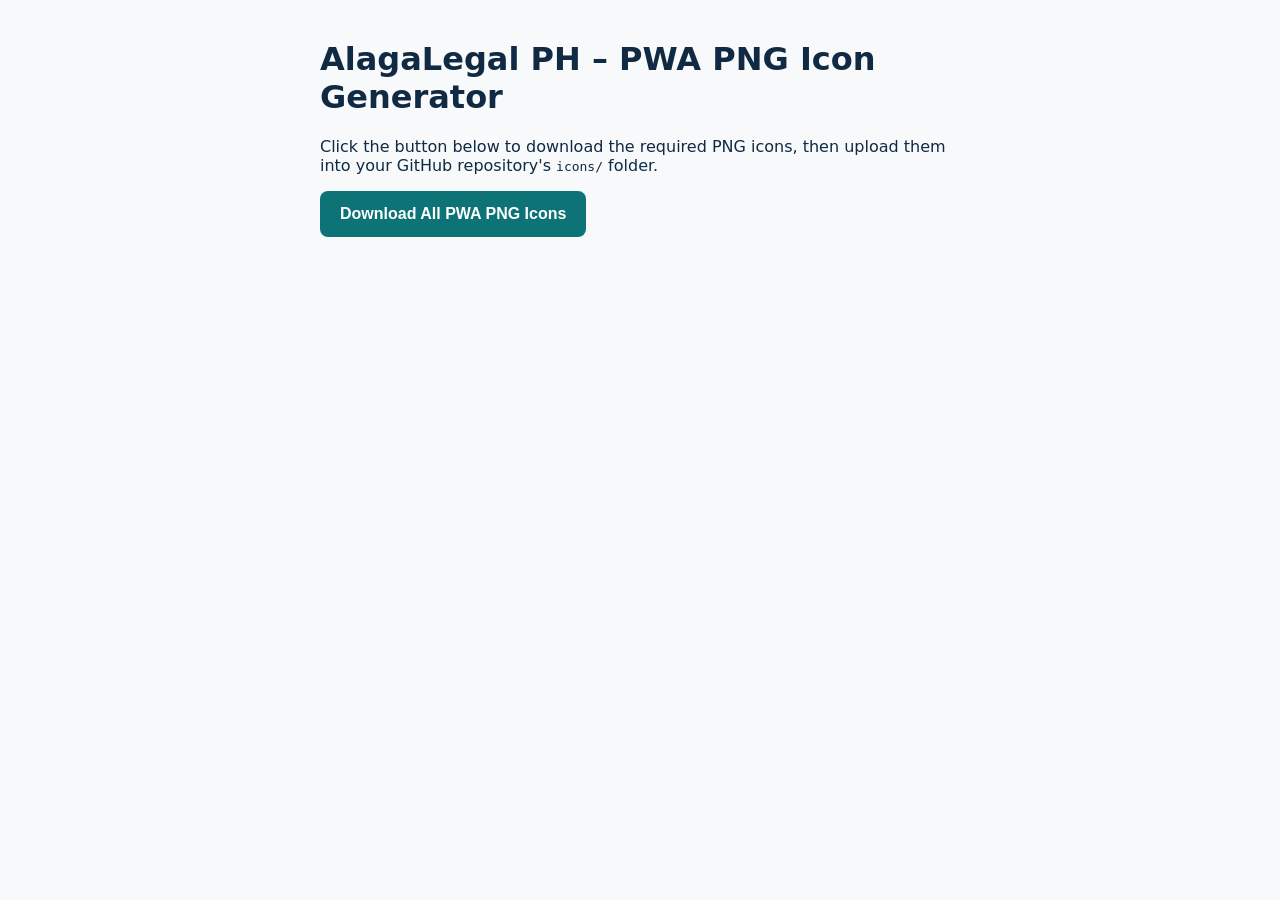
<file: icons/generate-icons.html>
<!DOCTYPE html>
<html lang="en">
<head>
  <meta charset="UTF-8" />
  <meta name="viewport" content="width=device-width, initial-scale=1.0" />
  <title>AlagaLegal PH – Browser PNG Icon Generator</title>
  <style>
    body { font-family: system-ui, sans-serif; max-width: 640px; margin: 40px auto; padding: 0 16px; background: #F7F9FB; color: #102A43; }
    button { background: #0D7377; color: #fff; border: none; padding: 14px 20px; border-radius: 8px; font-size: 1rem; font-weight: 700; cursor: pointer; }
    .preview { display: flex; flex-wrap: wrap; gap: 12px; margin-top: 20px; }
    canvas { border: 1px solid #D9E2EC; border-radius: 12px; }
  </style>
</head>
<body>
  <h1>AlagaLegal PH – PWA PNG Icon Generator</h1>
  <p>Click the button below to download the required PNG icons, then upload them into your GitHub repository's <code>icons/</code> folder.</p>
  <button id="btn-download">Download All PWA PNG Icons</button>
  <div class="preview" id="preview"></div>

  <script>
    const SPECS = [
      { name: 'icon-192.png', size: 192, maskable: false },
      { name: 'icon-512.png', size: 512, maskable: false },
      { name: 'icon-maskable-192.png', size: 192, maskable: true },
      { name: 'icon-maskable-512.png', size: 512, maskable: true },
      { name: 'apple-touch-icon.png', size: 180, maskable: false }
    ];

    function drawIcon(size, maskable) {
      const canvas = document.createElement('canvas');
      canvas.width = size;
      canvas.height = size;
      const ctx = canvas.getContext('2d');

      const grad = ctx.createLinearGradient(0, 0, size, size);
      grad.addColorStop(0, '#0F2942');
      grad.addColorStop(1, '#0D7377');

      ctx.fillStyle = grad;
      if (maskable) {
        ctx.fillRect(0, 0, size, size);
      } else {
        const r = size * 0.2;
        ctx.beginPath();
        ctx.roundRect(0, 0, size, size, r);
        ctx.fill();
      }

      const scale = maskable ? 0.72 : 0.88;
      ctx.save();
      ctx.translate(size * 0.5, size * 0.5);
      ctx.scale((size / 128) * scale, (size / 128) * scale);
      ctx.translate(-64, -64);

      ctx.strokeStyle = '#D99B26';
      ctx.lineWidth = 6;
      ctx.lineJoin = 'round';
      ctx.beginPath();
      ctx.moveTo(64, 18);
      ctx.lineTo(102, 32);
      ctx.lineTo(102, 62);
      ctx.curveTo(102, 87, 85, 104, 64, 112);
      ctx.curveTo(43, 104, 26, 87, 26, 62);
      ctx.lineTo(26, 32);
      ctx.closePath();
      ctx.stroke();

      ctx.fillStyle = '#FFFFFF';
      ctx.beginPath();
      ctx.arc(53, 52, 9, 0, Math.PI * 2);
      ctx.fill();
      ctx.beginPath();
      ctx.moveTo(38, 82);
      ctx.bezierCurveTo(38, 69, 68, 69, 68, 82);
      ctx.closePath();
      ctx.fill();

      ctx.fillStyle = '#F6C85F';
      ctx.beginPath();
      ctx.arc(77, 58, 7, 0, Math.PI * 2);
      ctx.fill();
      ctx.beginPath();
      ctx.moveTo(65, 82);
      ctx.bezierCurveTo(65, 72, 89, 72, 89, 82);
      ctx.closePath();
      ctx.fill();

      ctx.restore();
      return canvas;
    }

    const preview = document.getElementById('preview');
    const canvases = SPECS.map((s) => {
      const c = drawIcon(s.size, s.maskable);
      if (s.size <= 192) preview.appendChild(c);
      return { ...s, canvas: c };
    });

    document.getElementById('btn-download').addEventListener('click', () => {
      canvases.forEach((item, idx) => {
        setTimeout(() => {
          const link = document.createElement('a');
          link.download = item.name;
          link.href = item.canvas.toDataURL('image/png');
          link.click();
        }, idx * 250);
      });
    });
  </script>
</body>
</html>
</file>
<file: css/styles.css>
/* AlagaLegal PH – 2026 Civic Design System (Trust, Compassion & Accessibility) */
:root {
  --color-navy: #0F2942;
  --color-navy-dark: #0A1C2E;
  --color-teal: #0D7377;
  --color-teal-dark: #095356;
  --color-gold: #C68B2C;

  --bg-page: #FAF9F6;
  --bg-surface: #FFFFFF;
  --bg-surface-alt: #F1F5F9;
  --bg-callout: #EAF6F6;
  --bg-warning: #FFFBEB;

  --text-primary: #0F2942;
  --text-secondary: #3B526B;
  --text-accent: #095356;

  --border-color: #E2E8F0;
  --border-strong: #94A3B8;
  --success-color: #15803D;
  --danger-color: #B91C1C;

  --radius-sm: 8px;
  --radius-md: 12px;
  --radius-lg: 18px;

  --shadow-sm: 0 1px 2px rgba(15, 41, 66, 0.05), 0 1px 3px rgba(15, 41, 66, 0.06);
  --shadow-md: 0 8px 24px rgba(15, 41, 66, 0.08);
  --shadow-lg: 0 14px 34px rgba(15, 41, 66, 0.11);

  --font-sans: "Inter", -apple-system, BlinkMacSystemFont, "Segoe UI", Roboto, "Helvetica Neue", Arial, sans-serif;
  --font-display: "Plus Jakarta Sans", "Inter", -apple-system, BlinkMacSystemFont, "Segoe UI", sans-serif;
}

[data-theme="dark"] {
  --bg-page: #0B1520;
  --bg-surface: #132232;
  --bg-surface-alt: #1A2E44;
  --bg-callout: #11343B;
  --bg-warning: #2B2110;

  --text-primary: #F1F5F9;
  --text-secondary: #CBD5E1;
  --text-accent: #5EEAD4;

  --border-color: #243B53;
  --border-strong: #475569;
  --success-color: #34D399;
  --danger-color: #F87171;

  --shadow-sm: 0 1px 3px rgba(0, 0, 0, 0.35);
  --shadow-md: 0 8px 24px rgba(0, 0, 0, 0.45);
  --shadow-lg: 0 16px 36px rgba(0, 0, 0, 0.55);
}

[data-text-size="large"] {
  font-size: 115%;
}

*, *::before, *::after {
  box-sizing: border-box;
}

html {
  font-size: 16px;
  scroll-behavior: smooth;
}

@media (prefers-reduced-motion: reduce) {
  html {
    scroll-behavior: auto;
  }
  *, *::before, *::after {
    transition-duration: 0.01ms !important;
    animation-duration: 0.01ms !important;
  }
}

body {
  margin: 0;
  font-family: var(--font-sans);
  background: var(--bg-page);
  color: var(--text-primary);
  line-height: 1.65;
  padding-bottom: calc(82px + env(safe-area-inset-bottom, 0px));
  overflow-x: hidden;
  -webkit-font-smoothing: antialiased;
}

@media (min-width: 960px) {
  body {
    padding-bottom: 0;
  }
}

h1, h2, h3, .brand-title {
  font-family: var(--font-display);
  letter-spacing: -0.02em;
}

:focus-visible {
  outline: 3px solid var(--color-gold);
  outline-offset: 2px;
}

.sr-only {
  position: absolute;
  width: 1px;
  height: 1px;
  padding: 0;
  margin: -1px;
  overflow: hidden;
  clip: rect(0, 0, 0, 0);
  border: 0;
}

.skip-link {
  position: absolute;
  left: -9999px;
  top: 8px;
  z-index: 1000;
  background: var(--color-gold);
  color: #0A1C2E;
  font-weight: 700;
  padding: 10px 16px;
  border-radius: var(--radius-sm);
  text-decoration: none;
}

.skip-link:focus {
  left: 12px;
}

.container {
  width: 100%;
  max-width: 1140px;
  margin: 0 auto;
  padding: 0 18px;
}

/* Status Banners */
.status-banner {
  padding: 10px 16px;
  text-align: center;
  font-size: 0.92rem;
  font-weight: 600;
  display: flex;
  flex-wrap: wrap;
  align-items: center;
  justify-content: center;
  gap: 10px;
}

.status-banner[hidden] {
  display: none;
}

.status-banner--offline {
  background: #7C2D12;
  color: #FFFFFF;
}

.status-banner--update {
  background: var(--color-teal-dark);
  color: #FFFFFF;
}

/* Header Base Layout */
.app-header {
  color: #FFFFFF;
  border-bottom: 2px solid var(--color-gold);
  position: sticky;
  top: 0;
  z-index: 100;
  padding-top: env(safe-area-inset-top, 0px);
  box-shadow: 0 4px 20px rgba(10, 28, 46, 0.14);
}

.header-inner {
  min-height: 70px;
  display: flex;
  align-items: center;
  justify-content: space-between;
  gap: 12px;
  padding-top: 8px;
  padding-bottom: 8px;
}

.brand {
  display: flex;
  align-items: center;
  gap: 12px;
  text-decoration: none;
  color: #FFFFFF;
}

.brand-logo {
  flex-shrink: 0;
  border-radius: 10px;
  box-shadow: 0 2px 8px rgba(0, 0, 0, 0.2);
}

.brand-text {
  display: flex;
  flex-direction: column;
}

.brand-title-row {
  display: flex;
  align-items: center;
  gap: 8px;
}

.brand-title {
  font-size: 1.22rem;
  font-weight: 800;
  line-height: 1.2;
}

.brand-pill {
  display: none;
  font-size: 0.68rem;
  font-weight: 700;
  text-transform: uppercase;
  letter-spacing: 0.05em;
  padding: 2px 8px;
  border-radius: 999px;
  background: rgba(198, 139, 44, 0.22);
  border: 1px solid rgba(253, 230, 138, 0.45);
  color: #FDE68A;
}

@media (min-width: 640px) {
  .brand-pill {
    display: inline-block;
  }
}

.brand-tagline {
  font-size: 0.8rem;
  color: #CBD5E1;
}

.header-controls {
  display: flex;
  align-items: center;
  gap: 8px;
}

.icon-btn {
  min-width: 44px;
  min-height: 44px;
  padding: 0 12px;
  border-radius: var(--radius-sm);
  border: 1px solid rgba(255, 255, 255, 0.25);
  background: rgba(255, 255, 255, 0.08);
  color: #FFFFFF;
  font-family: var(--font-sans);
  font-weight: 600;
  font-size: 0.88rem;
  cursor: pointer;
  transition: transform 0.2s cubic-bezier(0.34, 1.56, 0.64, 1), background-color 0.2s ease;
}

.icon-btn:hover {
  background: rgba(255, 255, 255, 0.18);
}

.icon-btn:active {
  transform: scale(0.96);
}

.desktop-nav {
  display: none;
  background: rgba(10, 28, 46, 0.84);
  border-top: 1px solid rgba(255, 255, 255, 0.08);
}

@media (min-width: 960px) {
  .desktop-nav {
    display: block;
  }
}

.desktop-nav-inner {
  display: flex;
  align-items: center;
  gap: 4px;
}

.nav-link {
  color: #CBD5E1;
  text-decoration: none;
  font-weight: 600;
  font-size: 0.9rem;
  padding: 11px 14px;
  border-bottom: 3px solid transparent;
  min-height: 44px;
  display: inline-flex;
  align-items: center;
  transition: color 0.15s ease, background-color 0.15s ease;
}

.nav-link:hover {
  color: #FFFFFF;
  background: rgba(255, 255, 255, 0.06);
}

.nav-link.active {
  color: #FFFFFF;
  border-bottom-color: var(--color-gold);
}

.nav-link--plan {
  margin-left: auto;
  color: #5EEAD4;
}

/* Main Content & Disclaimer */
.main-container {
  padding-top: 22px;
}

.disclaimer-bar {
  display: flex;
  align-items: flex-start;
  gap: 12px;
  background: var(--bg-warning);
  border: 1px solid rgba(198, 139, 44, 0.45);
  border-left: 4px solid var(--color-gold);
  border-radius: var(--radius-md);
  padding: 13px 16px;
  margin-bottom: 24px;
  font-size: 0.9rem;
}

.disclaimer-icon {
  color: var(--color-gold);
  flex-shrink: 0;
  margin-top: 2px;
}

/* Buttons Base */
.btn {
  display: inline-flex;
  align-items: center;
  justify-content: center;
  gap: 8px;
  min-height: 48px;
  padding: 11px 20px;
  border-radius: var(--radius-sm);
  font-family: var(--font-sans);
  font-weight: 700;
  font-size: 0.96rem;
  text-decoration: none;
  cursor: pointer;
  border: 1.5px solid transparent;
}

.btn--small {
  min-height: 44px;
  padding: 8px 14px;
  font-size: 0.88rem;
}

.btn--primary {
  background: var(--color-teal);
  color: #FFFFFF;
}

.btn--primary:hover {
  background: var(--color-teal-dark);
}

.btn--secondary {
  background: var(--bg-surface);
  color: var(--text-primary);
  border-color: var(--border-strong);
}

.btn--secondary:hover {
  border-color: var(--color-teal);
  background: var(--bg-surface-alt);
}

.btn--ghost {
  background: transparent;
  color: var(--text-accent);
  border-color: transparent;
  text-decoration: underline;
  text-underline-offset: 3px;
}

.btn--ghost:hover {
  background: var(--bg-surface-alt);
  box-shadow: none;
}

.btn--gold {
  background: var(--color-gold);
  color: #0A1C2E;
}

.btn--danger-outline {
  background: transparent;
  color: var(--danger-color);
  border-color: var(--danger-color);
}

.btn-back {
  margin-bottom: 14px;
}

/* Split Civic Hero Section */
.hero-shell {
  display: grid;
  grid-template-columns: 1fr;
  gap: 24px;
  align-items: center;
  background: var(--bg-surface);
  border: 1px solid var(--border-color);
  border-top: 5px solid var(--color-navy);
  border-radius: var(--radius-lg);
  padding: 28px 24px;
  margin-bottom: 24px;
  box-shadow: var(--shadow-md);
}

@media (min-width: 900px) {
  .hero-shell {
    grid-template-columns: 1.22fr 0.78fr;
    padding: 38px 36px;
    gap: 32px;
  }
}

.hero-badge {
  display: inline-block;
  background: var(--bg-callout);
  border: 1px solid rgba(13, 115, 119, 0.25);
  color: var(--text-accent);
  font-weight: 700;
  font-size: 0.8rem;
  padding: 5px 13px;
  border-radius: 999px;
  margin-bottom: 14px;
}

.hero-content h1 {
  margin: 0 0 14px;
  font-size: clamp(1.6rem, 3.2vw, 2.35rem);
  line-height: 1.2;
  color: var(--text-primary);
}

.hero-desc {
  margin: 0 0 16px;
  font-size: 1.04rem;
  color: var(--text-secondary);
  max-width: 62ch;
}

.hero-mission {
  margin: 0 0 22px;
  padding: 10px 14px;
  background: var(--bg-surface-alt);
  border-left: 4px solid var(--color-gold);
  border-radius: 0 var(--radius-sm) var(--radius-sm) 0;
  font-style: italic;
  font-weight: 500;
  font-size: 0.98rem;
  color: var(--text-primary);
}

.hero-actions {
  display: flex;
  flex-wrap: wrap;
  gap: 10px;
}

.hero-illustration-card {
  background: var(--bg-surface-alt);
  border: 1px solid var(--border-color);
  border-radius: var(--radius-md);
  padding: 18px 16px 14px;
  text-align: center;
}

.family-care-svg {
  max-width: 290px;
  margin: 0 auto;
  display: block;
}

.hero-trust-strip {
  display: flex;
  flex-wrap: wrap;
  justify-content: center;
  gap: 8px;
  margin-top: 12px;
}

.trust-pill {
  display: inline-flex;
  align-items: center;
  gap: 6px;
  background: var(--bg-surface);
  border: 1px solid var(--border-color);
  border-radius: 999px;
  padding: 4px 11px;
  font-size: 0.78rem;
  font-weight: 600;
  color: var(--text-secondary);
}

.trust-dot {
  width: 7px;
  height: 7px;
  border-radius: 50%;
  background: var(--color-teal);
}

/* Progress Snapshot Cards */
.stats-grid {
  display: grid;
  grid-template-columns: 1fr;
  gap: 14px;
  margin-bottom: 28px;
}

@media (min-width: 768px) {
  .stats-grid {
    grid-template-columns: repeat(3, 1fr);
  }
}

.stat-card {
  background: var(--bg-surface);
  border: 1px solid var(--border-color);
  border-radius: var(--radius-md);
  padding: 16px 18px;
  box-shadow: var(--shadow-sm);
}

.stat-card-header {
  display: flex;
  align-items: center;
  gap: 8px;
  margin-bottom: 6px;
}

.stat-icon {
  color: var(--color-teal);
  display: inline-flex;
}

.stat-label {
  font-size: 0.84rem;
  font-weight: 600;
  color: var(--text-secondary);
}

.stat-value {
  display: block;
  font-size: 1.06rem;
  color: var(--text-primary);
}

/* Service Cards Section */
.section-band {
  background: var(--bg-surface-alt);
  border: 1px solid var(--border-color);
  border-radius: var(--radius-lg);
  padding: 24px 20px;
  margin-bottom: 24px;
}

@media (min-width: 768px) {
  .section-band {
    padding: 30px 28px;
  }
}

.section-header-block {
  margin-bottom: 18px;
}

.section-eyebrow {
  display: block;
  font-size: 0.78rem;
  font-weight: 700;
  text-transform: uppercase;
  letter-spacing: 0.06em;
  color: var(--text-accent);
  margin-bottom: 4px;
}

.section-heading {
  font-size: 1.4rem;
  margin: 0;
}

.modules-grid {
  display: grid;
  grid-template-columns: 1fr;
  gap: 16px;
}

@media (min-width: 640px) {
  .modules-grid {
    grid-template-columns: repeat(2, 1fr);
  }
}

@media (min-width: 1024px) {
  .modules-grid {
    grid-template-columns: repeat(3, 1fr);
  }
}

.module-card {
  display: flex;
  flex-direction: column;
  background: var(--bg-surface);
  border: 1px solid var(--border-color);
  border-radius: var(--radius-md);
  padding: 22px;
  text-decoration: none;
  color: var(--text-primary);
  box-shadow: var(--shadow-sm);
  transition: transform 0.2s cubic-bezier(0.34, 1.56, 0.64, 1), border-color 0.2s ease, box-shadow 0.2s ease;
}

.module-card:hover {
  transform: translateY(-3px);
  border-color: var(--color-teal);
  box-shadow: var(--shadow-md);
}

.module-card:active {
  transform: scale(0.96);
}

.module-card--featured {
  border-left: 4px solid var(--color-teal);
}

@media (min-width: 1024px) {
  .module-card--featured {
    grid-column: span 3;
  }
}

.module-card-top {
  display: flex;
  align-items: center;
  justify-content: space-between;
  gap: 10px;
  margin-bottom: 12px;
}

.module-icon {
  width: 42px;
  height: 42px;
  border-radius: 10px;
  background: var(--bg-callout);
  color: var(--text-accent);
  display: inline-flex;
  align-items: center;
  justify-content: center;
}

.module-tag {
  font-size: 0.74rem;
  font-weight: 700;
  color: var(--text-secondary);
  background: var(--bg-surface-alt);
  padding: 4px 10px;
  border-radius: 999px;
}

.module-card h3 {
  margin: 0 0 8px;
  font-size: 1.14rem;
}

.module-card p {
  margin: 0 0 14px;
  font-size: 0.94rem;
  color: var(--text-secondary);
  flex: 1;
}

.module-arrow {
  font-size: 0.88rem;
  font-weight: 700;
  color: var(--text-accent);
}

.safety-callout {
  display: flex;
  align-items: flex-start;
  gap: 14px;
  background: var(--bg-surface);
  border: 1px solid var(--border-color);
  border-left: 5px solid var(--danger-color);
  border-radius: var(--radius-md);
  padding: 20px;
  box-shadow: var(--shadow-sm);
}

.safety-callout-icon {
  color: var(--danger-color);
  flex-shrink: 0;
  margin-top: 2px;
}

.safety-callout h2 {
  margin: 0 0 6px;
  font-size: 1.14rem;
}

.safety-callout p {
  margin: 0;
  color: var(--text-secondary);
}

/* Sub-View Headers & Cards */
.view-header {
  margin-bottom: 22px;
}

.view-header-row {
  display: flex;
  flex-wrap: wrap;
  justify-content: space-between;
  align-items: flex-start;
  gap: 12px;
}

.view-header h1 {
  margin: 0 0 8px;
  font-size: clamp(1.45rem, 2.8vw, 1.95rem);
}

.view-subtitle {
  margin: 0;
  color: var(--text-secondary);
  max-width: 72ch;
}

.card {
  background: var(--bg-surface);
  border: 1px solid var(--border-color);
  border-radius: var(--radius-md);
  padding: 22px;
  margin-bottom: 16px;
  box-shadow: var(--shadow-sm);
}

/* Situation Selector */
.situation-selector-grid {
  display: grid;
  grid-template-columns: 1fr;
  gap: 12px;
  margin-bottom: 20px;
}

@media (min-width: 768px) {
  .situation-selector-grid {
    grid-template-columns: repeat(2, 1fr);
  }
}

.situation-btn {
  text-align: left;
  background: var(--bg-surface);
  border: 1.5px solid var(--border-color);
  border-radius: var(--radius-md);
  padding: 16px 18px;
  color: var(--text-primary);
  cursor: pointer;
  min-height: 76px;
  display: flex;
  flex-direction: row;
  align-items: flex-start;
  gap: 14px;
  font-family: inherit;
  box-shadow: var(--shadow-sm);
  transition: transform 0.2s cubic-bezier(0.34, 1.56, 0.64, 1), border-color 0.2s ease, background-color 0.2s ease;
}

.situation-btn:hover {
  transform: translateY(-2px);
  border-color: var(--color-teal);
}

.situation-btn:active {
  transform: scale(0.96);
}

.situation-btn.selected {
  border-color: var(--color-teal);
  background: var(--bg-callout);
}

.situation-icon-wrap {
  width: 44px;
  height: 44px;
  min-width: 44px;
  border-radius: 10px;
  background: var(--bg-surface-alt);
  color: var(--text-accent);
  display: flex;
  align-items: center;
  justify-content: center;
  margin-top: 2px;
}

.situation-btn.selected .situation-icon-wrap {
  background: var(--color-teal);
  color: #FFFFFF;
}

.situation-btn-content {
  display: flex;
  flex-direction: column;
  gap: 4px;
}

.situation-btn-title {
  font-weight: 700;
  font-size: 1.02rem;
}

.situation-btn-sub {
  font-size: 0.88rem;
  color: var(--text-secondary);
}

.detail-panel {
  background: var(--bg-surface);
  border: 2px solid var(--color-teal);
  border-radius: var(--radius-lg);
  padding: 24px;
  box-shadow: var(--shadow-md);
}

/* Forms, Search & Chips */
.filter-bar {
  display: flex;
  flex-direction: column;
  gap: 12px;
  margin-bottom: 20px;
}

.form-group {
  margin-bottom: 14px;
}

.form-label {
  display: block;
  font-weight: 700;
  margin-bottom: 6px;
}

.form-input, .form-select, .form-textarea {
  width: 100%;
  min-height: 48px;
  padding: 10px 14px;
  border-radius: var(--radius-sm);
  border: 1.5px solid var(--border-strong);
  background: var(--bg-surface);
  color: var(--text-primary);
  font-family: inherit;
  font-size: 1rem;
}

.chip-group {
  display: flex;
  flex-wrap: wrap;
  gap: 8px;
}

.chip {
  min-height: 44px;
  padding: 8px 15px;
  border-radius: 999px;
  border: 1px solid var(--border-strong);
  background: var(--bg-surface);
  color: var(--text-primary);
  font-weight: 600;
  font-size: 0.88rem;
  cursor: pointer;
  transition: transform 0.2s cubic-bezier(0.34, 1.56, 0.64, 1), background-color 0.2s ease;
}

.chip:active {
  transform: scale(0.96);
}

.chip.active {
  background: var(--color-navy);
  color: #FFFFFF;
  border-color: var(--color-navy);
}

/* Guides & Metadata Badges */
.guide-card {
  background: var(--bg-surface);
  border: 1px solid var(--border-color);
  border-radius: var(--radius-md);
  padding: 22px;
  margin-bottom: 16px;
  box-shadow: var(--shadow-sm);
}

.meta-row {
  display: flex;
  flex-wrap: wrap;
  gap: 8px;
  margin-bottom: 10px;
}

.pill {
  display: inline-block;
  padding: 3px 10px;
  border-radius: 999px;
  font-size: 0.78rem;
  font-weight: 700;
  background: var(--bg-surface-alt);
  color: var(--text-accent);
}

.pill--warn {
  background: var(--bg-warning);
  color: var(--text-primary);
  border: 1px solid var(--color-gold);
}

.step-list {
  padding-left: 20px;
  margin: 12px 0;
}

.step-list li {
  margin-bottom: 8px;
}

.source-box {
  margin-top: 14px;
  padding-top: 12px;
  border-top: 1px solid var(--border-color);
  font-size: 0.86rem;
  color: var(--text-secondary);
}

.source-box a {
  color: var(--text-accent);
  font-weight: 600;
}

/* Checklist */
.progress-wrapper {
  margin-top: 12px;
}

.progress-meta {
  display: flex;
  flex-wrap: wrap;
  justify-content: space-between;
  align-items: center;
  gap: 8px;
  margin-bottom: 8px;
  font-weight: 700;
}

.progress-track {
  width: 100%;
  height: 14px;
  background: var(--bg-surface-alt);
  border-radius: 999px;
  overflow: hidden;
  border: 1px solid var(--border-color);
}

.progress-fill {
  height: 100%;
  background: var(--color-teal);
  transition: width 0.25s ease;
}

.info-callout {
  background: var(--bg-callout);
  border-left: 4px solid var(--color-teal);
  padding: 14px 16px;
  border-radius: var(--radius-sm);
  margin-bottom: 16px;
}

.checklist-item {
  display: flex;
  align-items: flex-start;
  gap: 14px;
  background: var(--bg-surface);
  border: 1px solid var(--border-color);
  border-radius: var(--radius-md);
  padding: 16px;
  margin-bottom: 12px;
  box-shadow: var(--shadow-sm);
}

.checklist-item.checked {
  border-color: var(--success-color);
  background: var(--bg-surface-alt);
}

.checklist-checkbox {
  width: 24px;
  height: 24px;
  min-width: 24px;
  margin-top: 2px;
  accent-color: var(--color-teal);
  cursor: pointer;
}

.checklist-body {
  flex: 1;
}

.checklist-title {
  font-weight: 700;
  font-size: 1.02rem;
  display: block;
  cursor: pointer;
}

.checklist-item.checked .checklist-title {
  text-decoration: line-through;
  opacity: 0.85;
}

.checklist-reason {
  margin: 6px 0;
  font-size: 0.92rem;
  color: var(--text-secondary);
}

/* Directory Grid */
.directory-grid {
  display: grid;
  grid-template-columns: 1fr;
  gap: 16px;
}

@media (min-width: 768px) {
  .directory-grid {
    grid-template-columns: repeat(2, 1fr);
  }
}

/* Tables */
.table-responsive {
  overflow-x: auto;
}

.data-table {
  width: 100%;
  border-collapse: collapse;
  min-width: 600px;
}

.data-table th, .data-table td {
  text-align: left;
  vertical-align: top;
  padding: 12px;
  border-bottom: 1px solid var(--border-color);
  font-size: 0.92rem;
}

.data-table th {
  background: var(--bg-surface-alt);
  font-weight: 700;
}

/* FAQ Accordion */
.faq-item {
  background: var(--bg-surface);
  border: 1px solid var(--border-color);
  border-radius: var(--radius-md);
  margin-bottom: 12px;
  overflow: hidden;
  box-shadow: var(--shadow-sm);
}

.faq-item summary {
  list-style: none;
  padding: 16px 20px;
  font-weight: 700;
  cursor: pointer;
  min-height: 54px;
  display: flex;
  align-items: center;
  justify-content: space-between;
  gap: 12px;
}

.faq-item summary::-webkit-details-marker {
  display: none;
}

.faq-item summary::after {
  content: "+";
  font-size: 1.35rem;
  color: var(--text-accent);
}

.faq-item[open] summary::after {
  content: "−";
}

.faq-answer {
  padding: 14px 20px 18px;
  border-top: 1px solid var(--border-color);
}

/* Personal Action Plan */
.privacy-badge-box {
  background: var(--bg-callout);
  border: 1px solid rgba(13, 115, 119, 0.35);
  border-radius: var(--radius-sm);
  padding: 12px 16px;
  margin-bottom: 16px;
  font-size: 0.92rem;
}

.plan-grid {
  display: grid;
  grid-template-columns: 1fr;
  gap: 16px;
}

@media (min-width: 900px) {
  .plan-grid {
    grid-template-columns: 1fr 1.2fr;
  }
}

.inline-form {
  display: flex;
  flex-wrap: wrap;
  gap: 8px;
  margin-bottom: 16px;
}

.inline-form .form-input {
  flex: 1 1 220px;
}

.task-list {
  list-style: none;
  padding: 0;
  margin: 0;
}

.task-item {
  display: flex;
  align-items: center;
  justify-content: space-between;
  gap: 10px;
  padding: 10px 12px;
  border: 1px solid var(--border-color);
  border-radius: var(--radius-sm);
  margin-bottom: 8px;
}

.task-item-left {
  display: flex;
  align-items: center;
  gap: 10px;
  flex: 1;
}

.task-item.done span {
  text-decoration: line-through;
  color: var(--text-secondary);
}

.card-footer-actions {
  display: flex;
  flex-wrap: wrap;
  justify-content: space-between;
  align-items: center;
  gap: 12px;
  margin-top: 12px;
}

.footer-action-group {
  display: flex;
  flex-wrap: wrap;
  gap: 10px;
}

.bullet-list {
  padding-left: 20px;
  margin: 8px 0;
}

.bullet-list li {
  margin-bottom: 8px;
}

.muted-text {
  color: var(--text-secondary);
  font-size: 0.88rem;
}

.empty-state {
  color: var(--text-secondary);
  font-style: italic;
}

/* Mobile Bottom Navigation Base */
.bottom-nav {
  position: fixed;
  bottom: 0;
  left: 0;
  right: 0;
  z-index: 120;
  border-top: 1px solid var(--border-color);
  display: grid;
  grid-template-columns: repeat(6, 1fr);
  box-shadow: 0 -2px 12px rgba(15, 41, 66, 0.08);
}

@media (min-width: 960px) {
  .bottom-nav {
    display: none;
  }
}

.bottom-nav-item {
  min-height: 60px;
  display: flex;
  flex-direction: column;
  align-items: center;
  justify-content: center;
  text-decoration: none;
  color: var(--text-secondary);
  font-size: 0.72rem;
  font-weight: 700;
  gap: 3px;
  padding: 4px 2px;
  transition: transform 0.2s cubic-bezier(0.34, 1.56, 0.64, 1), color 0.15s ease;
}

.bottom-nav-item:active {
  transform: scale(0.94);
}

.bottom-nav-item.active {
  color: var(--text-accent);
  border-top: 3px solid var(--color-teal);
}

.bottom-nav-icon {
  font-size: 1.15rem;
  line-height: 1;
}

/* Modal */
.modal {
  border: none;
  border-radius: var(--radius-lg);
  padding: 0;
  max-width: 480px;
  width: calc(100% - 32px);
  background: var(--bg-surface);
  color: var(--text-primary);
  box-shadow: var(--shadow-lg);
}

.modal::backdrop {
  background: rgba(10, 28, 46, 0.65);
}

.modal-content {
  padding: 22px 24px;
}

.modal-header {
  display: flex;
  align-items: center;
  justify-content: space-between;
  gap: 12px;
  margin-bottom: 12px;
}

.modal-header h2 {
  margin: 0;
  font-size: 1.2rem;
}

.modal .icon-btn {
  color: var(--text-primary);
  border-color: var(--border-strong);
  background: var(--bg-surface-alt);
}

/* Structured Civic Footer */
.app-footer {
  margin-top: 48px;
  padding: 36px 0;
  background: var(--bg-surface);
  border-top: 1px solid var(--border-color);
  font-size: 0.9rem;
}

.footer-grid {
  display: grid;
  grid-template-columns: 1fr;
  gap: 28px;
}

@media (min-width: 900px) {
  .footer-grid {
    grid-template-columns: 1.4fr 0.7fr 1fr;
    gap: 32px;
  }
}

.footer-brand-lockup {
  display: flex;
  align-items: center;
  gap: 10px;
  font-family: var(--font-display);
  font-size: 1.15rem;
  margin-bottom: 8px;
}

.footer-grid h3 {
  margin: 0 0 10px;
  font-size: 0.96rem;
  color: var(--text-primary);
}

.footer-nav-list {
  list-style: none;
  padding: 0;
  margin: 0;
  display: grid;
  grid-template-columns: repeat(2, 1fr);
  gap: 6px 12px;
}

@media (min-width: 900px) {
  .footer-nav-list {
    grid-template-columns: 1fr;
  }
}

.footer-nav-list a {
  color: var(--text-secondary);
  text-decoration: none;
  font-weight: 500;
  display: inline-block;
  padding: 4px 0;
}

.footer-nav-list a:hover {
  color: var(--text-accent);
  text-decoration: underline;
}

/* Print Styles */
@media print {
  .app-header, .bottom-nav, .no-print, .status-banner, .btn-back {
    display: none !important;
  }
  body {
    background: #FFFFFF;
    color: #000000;
    padding-bottom: 0;
  }
  .guide-card, .card {
    box-shadow: none;
    border: 1px solid #999;
    break-inside: avoid;
  }
}

/* ==========================================================================
   2026 PWA POLISH UPGRADES (View Transitions, Glassmorphism, Spring, Safe-Area)
   ========================================================================== */

/* 1. View Transitions API (Smooth Cross-Fades Between Views) */
@keyframes alagaViewFadeIn {
  from {
    opacity: 0;
    transform: translateY(6px);
  }
  to {
    opacity: 1;
    transform: translateY(0);
  }
}

@media (prefers-reduced-motion: no-preference) {
  @view-transition {
    navigation: auto;
  }

  ::view-transition-old(root),
  ::view-transition-new(root) {
    animation-duration: 0.22s;
    animation-timing-function: ease-out;
  }

  .app-view.active {
    animation: alagaViewFadeIn 0.24s cubic-bezier(0.22, 1, 0.36, 1) both;
  }
}

/* 2. Frosted Glassmorphism Header (Light & Dark Mode Compatible) */
.app-header {
  background: rgba(15, 41, 66, 0.82);
  backdrop-filter: blur(12px);
  -webkit-backdrop-filter: blur(12px);
}

[data-theme="dark"] .app-header {
  background: rgba(11, 21, 32, 0.82);
  backdrop-filter: blur(12px);
  -webkit-backdrop-filter: blur(12px);
}

[data-theme="dark"] .desktop-nav {
  background: rgba(8, 16, 25, 0.86);
}

/* 3. Tactile "Spring" Micro-Interactions on Buttons */
.btn {
  transition:
    transform 0.2s cubic-bezier(0.34, 1.56, 0.64, 1),
    background-color 0.2s ease,
    border-color 0.2s ease,
    box-shadow 0.2s ease;
}

.btn:hover {
  transform: translateY(-2px);
  box-shadow: var(--shadow-sm);
}

.btn:active {
  transform: scale(0.96);
}

/* 4. iPhone Home-Bar Safe-Area Padding on Bottom Navigation */
.bottom-nav {
  background: rgba(255, 255, 255, 0.92);
  backdrop-filter: blur(12px);
  -webkit-backdrop-filter: blur(12px);
  padding-bottom: calc(6px + env(safe-area-inset-bottom, 0px));
}

[data-theme="dark"] .bottom-nav {
  background: rgba(19, 34, 50, 0.92);
}
</file>
